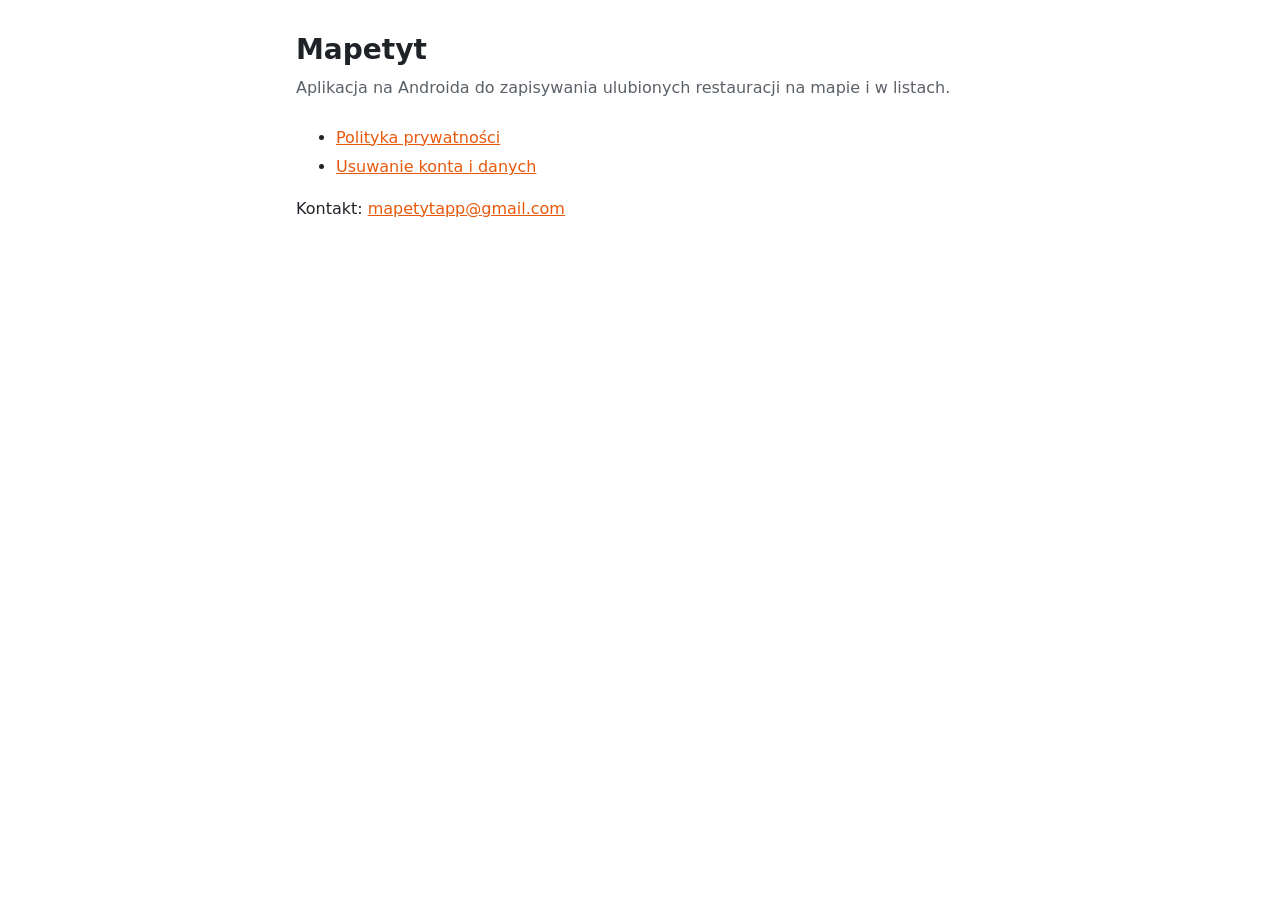
<file: index.html>
<!doctype html>
<html lang="pl">
  <head>
    <meta charset="utf-8" />
    <meta name="viewport" content="width=device-width, initial-scale=1" />
    <title>Mapetyt — informacje prawne</title>
    <link rel="stylesheet" href="style.css" />
  </head>
  <body>
    <main>
      <h1>Mapetyt</h1>
      <p class="meta">Aplikacja na Androida do zapisywania ulubionych restauracji na mapie i w listach.</p>
      <ul>
        <li><a href="polityka-prywatnosci.html">Polityka prywatności</a></li>
        <li><a href="usuwanie-konta.html">Usuwanie konta i danych</a></li>
      </ul>
      <p>Kontakt: <a href="mailto:mapetytapp@gmail.com">mapetytapp@gmail.com</a></p>
    </main>
  </body>
</html>
</file>
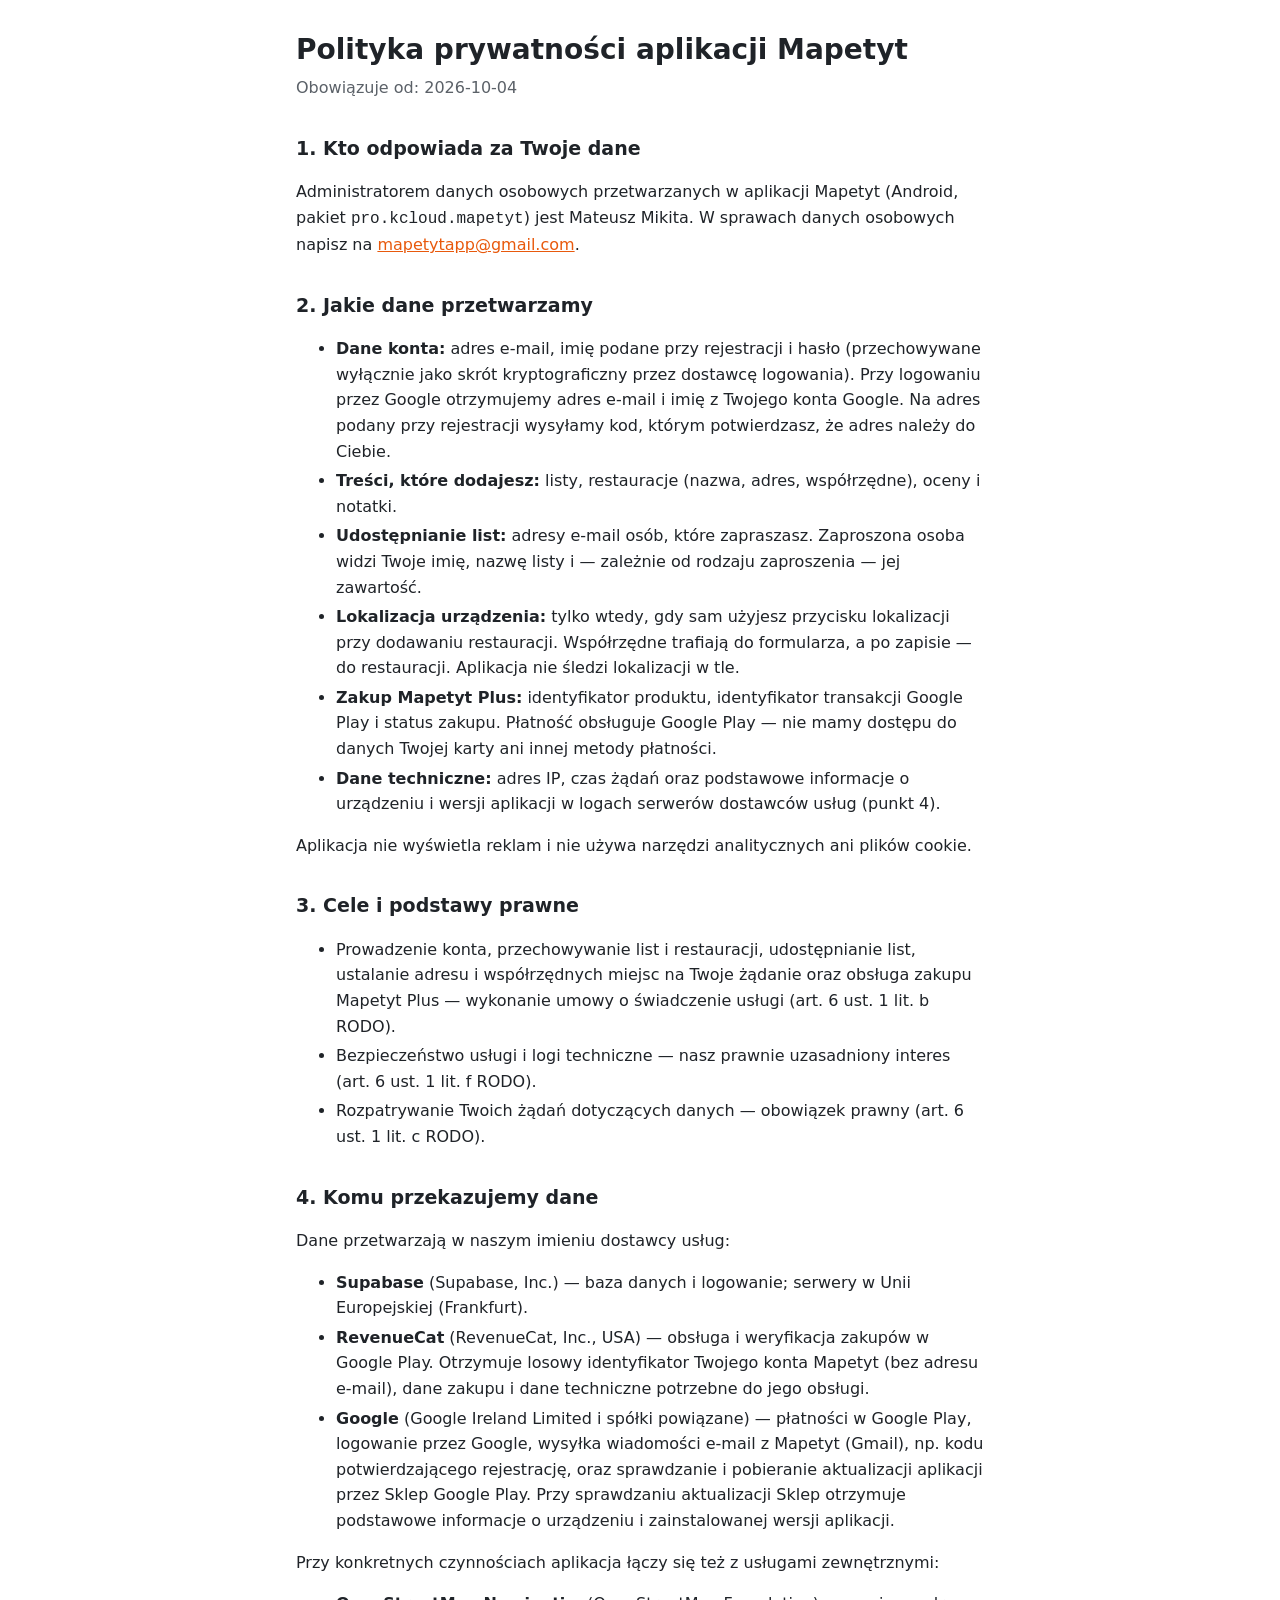
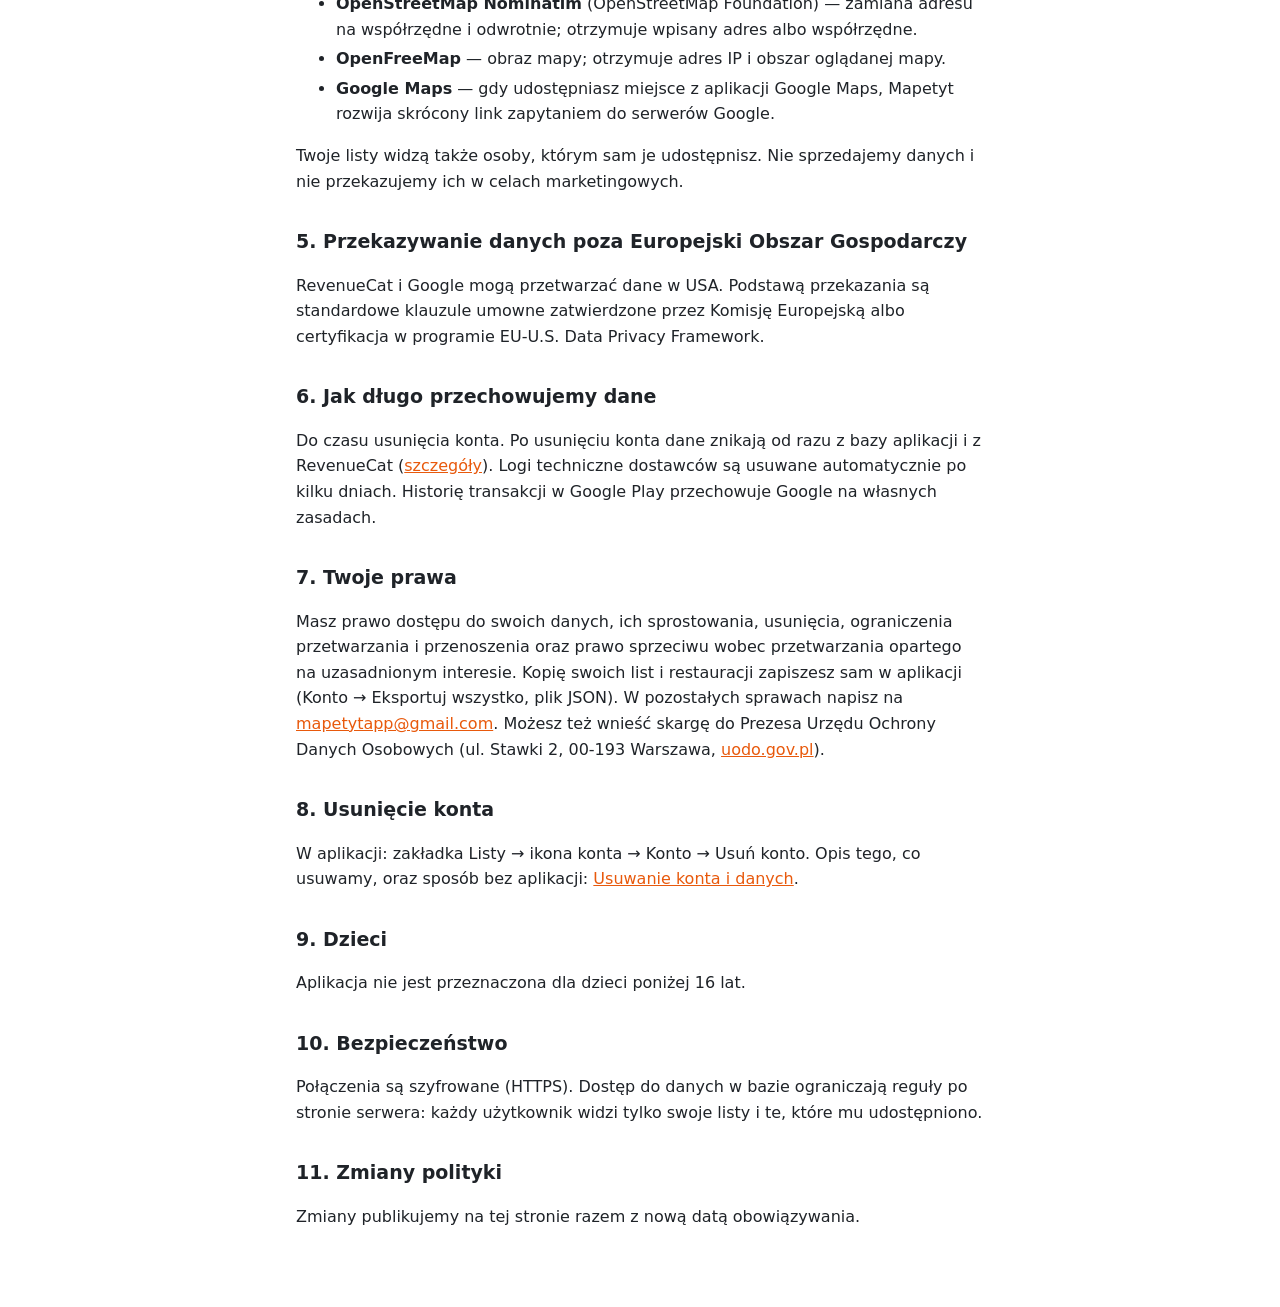
<file: polityka-prywatnosci.html>
<!doctype html>
<html lang="pl">
  <head>
    <meta charset="utf-8" />
    <meta name="viewport" content="width=device-width, initial-scale=1" />
    <title>Polityka prywatności — Mapetyt</title>
    <link rel="stylesheet" href="style.css" />
  </head>
  <body>
    <main>
      <h1>Polityka prywatności aplikacji Mapetyt</h1>
      <p class="meta">Obowiązuje od: 2026-10-04</p>

      <h2>1. Kto odpowiada za Twoje dane</h2>
      <p>
        Administratorem danych osobowych przetwarzanych w aplikacji Mapetyt (Android, pakiet
        <code>pro.kcloud.mapetyt</code>) jest Mateusz Mikita. W sprawach danych osobowych
        napisz na <a href="mailto:mapetytapp@gmail.com">mapetytapp@gmail.com</a>.
      </p>

      <h2>2. Jakie dane przetwarzamy</h2>
      <ul>
        <li>
          <strong>Dane konta:</strong> adres e-mail, imię podane przy rejestracji i hasło
          (przechowywane wyłącznie jako skrót kryptograficzny przez dostawcę logowania). Przy
          logowaniu przez Google otrzymujemy adres e-mail i imię z Twojego konta Google. Na adres
          podany przy rejestracji wysyłamy kod, którym potwierdzasz, że adres należy do Ciebie.
        </li>
        <li>
          <strong>Treści, które dodajesz:</strong> listy, restauracje (nazwa, adres,
          współrzędne), oceny i notatki.
        </li>
        <li>
          <strong>Udostępnianie list:</strong> adresy e-mail osób, które zapraszasz. Zaproszona
          osoba widzi Twoje imię, nazwę listy i — zależnie od rodzaju zaproszenia — jej zawartość.
        </li>
        <li>
          <strong>Lokalizacja urządzenia:</strong> tylko wtedy, gdy sam użyjesz przycisku
          lokalizacji przy dodawaniu restauracji. Współrzędne trafiają do formularza, a po
          zapisie — do restauracji. Aplikacja nie śledzi lokalizacji w tle.
        </li>
        <li>
          <strong>Zakup Mapetyt Plus:</strong> identyfikator produktu, identyfikator transakcji
          Google Play i status zakupu. Płatność obsługuje Google Play — nie mamy dostępu do
          danych Twojej karty ani innej metody płatności.
        </li>
        <li>
          <strong>Dane techniczne:</strong> adres IP, czas żądań oraz podstawowe informacje o
          urządzeniu i wersji aplikacji w logach serwerów dostawców usług (punkt 4).
        </li>
      </ul>
      <p>Aplikacja nie wyświetla reklam i nie używa narzędzi analitycznych ani plików cookie.</p>

      <h2>3. Cele i podstawy prawne</h2>
      <ul>
        <li>
          Prowadzenie konta, przechowywanie list i restauracji, udostępnianie list, ustalanie
          adresu i współrzędnych miejsc na Twoje żądanie oraz obsługa zakupu Mapetyt Plus —
          wykonanie umowy o świadczenie usługi (art. 6 ust. 1 lit. b RODO).
        </li>
        <li>
          Bezpieczeństwo usługi i logi techniczne — nasz prawnie uzasadniony interes (art. 6
          ust. 1 lit. f RODO).
        </li>
        <li>
          Rozpatrywanie Twoich żądań dotyczących danych — obowiązek prawny (art. 6 ust. 1 lit. c
          RODO).
        </li>
      </ul>

      <h2>4. Komu przekazujemy dane</h2>
      <p>Dane przetwarzają w naszym imieniu dostawcy usług:</p>
      <ul>
        <li>
          <strong>Supabase</strong> (Supabase, Inc.) — baza danych i logowanie; serwery w Unii
          Europejskiej (Frankfurt).
        </li>
        <li>
          <strong>RevenueCat</strong> (RevenueCat, Inc., USA) — obsługa i weryfikacja zakupów w
          Google Play. Otrzymuje losowy identyfikator Twojego konta Mapetyt (bez adresu e-mail),
          dane zakupu i dane techniczne potrzebne do jego obsługi.
        </li>
        <li>
          <strong>Google</strong> (Google Ireland Limited i spółki powiązane) — płatności w
          Google Play, logowanie przez Google, wysyłka wiadomości e-mail z Mapetyt (Gmail), np.
          kodu potwierdzającego rejestrację, oraz sprawdzanie i pobieranie aktualizacji aplikacji
          przez Sklep Google Play. Przy sprawdzaniu aktualizacji Sklep otrzymuje podstawowe
          informacje o urządzeniu i zainstalowanej wersji aplikacji.
        </li>
      </ul>
      <p>Przy konkretnych czynnościach aplikacja łączy się też z usługami zewnętrznymi:</p>
      <ul>
        <li>
          <strong>OpenStreetMap Nominatim</strong> (OpenStreetMap Foundation) — zamiana adresu na
          współrzędne i odwrotnie; otrzymuje wpisany adres albo współrzędne.
        </li>
        <li>
          <strong>OpenFreeMap</strong> — obraz mapy; otrzymuje adres IP i obszar oglądanej mapy.
        </li>
        <li>
          <strong>Google Maps</strong> — gdy udostępniasz miejsce z aplikacji Google Maps,
          Mapetyt rozwija skrócony link zapytaniem do serwerów Google.
        </li>
      </ul>
      <p>
        Twoje listy widzą także osoby, którym sam je udostępnisz. Nie sprzedajemy danych i nie
        przekazujemy ich w celach marketingowych.
      </p>

      <h2>5. Przekazywanie danych poza Europejski Obszar Gospodarczy</h2>
      <p>
        RevenueCat i Google mogą przetwarzać dane w USA. Podstawą przekazania są standardowe
        klauzule umowne zatwierdzone przez Komisję Europejską albo certyfikacja w programie
        EU-U.S. Data Privacy Framework.
      </p>

      <h2>6. Jak długo przechowujemy dane</h2>
      <p>
        Do czasu usunięcia konta. Po usunięciu konta dane znikają od razu z bazy aplikacji i z
        RevenueCat (<a href="usuwanie-konta.html">szczegóły</a>). Logi techniczne dostawców są
        usuwane automatycznie po kilku dniach. Historię transakcji w Google Play przechowuje
        Google na własnych zasadach.
      </p>

      <h2>7. Twoje prawa</h2>
      <p>
        Masz prawo dostępu do swoich danych, ich sprostowania, usunięcia, ograniczenia
        przetwarzania i przenoszenia oraz prawo sprzeciwu wobec przetwarzania opartego na
        uzasadnionym interesie. Kopię swoich list i restauracji zapiszesz sam w aplikacji
        (Konto → Eksportuj wszystko, plik JSON). W pozostałych sprawach napisz na
        <a href="mailto:mapetytapp@gmail.com">mapetytapp@gmail.com</a>. Możesz też wnieść skargę do
        Prezesa Urzędu Ochrony Danych Osobowych (ul. Stawki 2, 00-193 Warszawa,
        <a href="https://uodo.gov.pl">uodo.gov.pl</a>).
      </p>

      <h2>8. Usunięcie konta</h2>
      <p>
        W aplikacji: zakładka Listy → ikona konta → Konto → Usuń konto. Opis tego, co usuwamy,
        oraz sposób bez aplikacji: <a href="usuwanie-konta.html">Usuwanie konta i danych</a>.
      </p>

      <h2>9. Dzieci</h2>
      <p>Aplikacja nie jest przeznaczona dla dzieci poniżej 16 lat.</p>

      <h2>10. Bezpieczeństwo</h2>
      <p>
        Połączenia są szyfrowane (HTTPS). Dostęp do danych w bazie ograniczają reguły po stronie
        serwera: każdy użytkownik widzi tylko swoje listy i te, które mu udostępniono.
      </p>

      <h2>11. Zmiany polityki</h2>
      <p>Zmiany publikujemy na tej stronie razem z nową datą obowiązywania.</p>
    </main>
  </body>
</html>
</file>
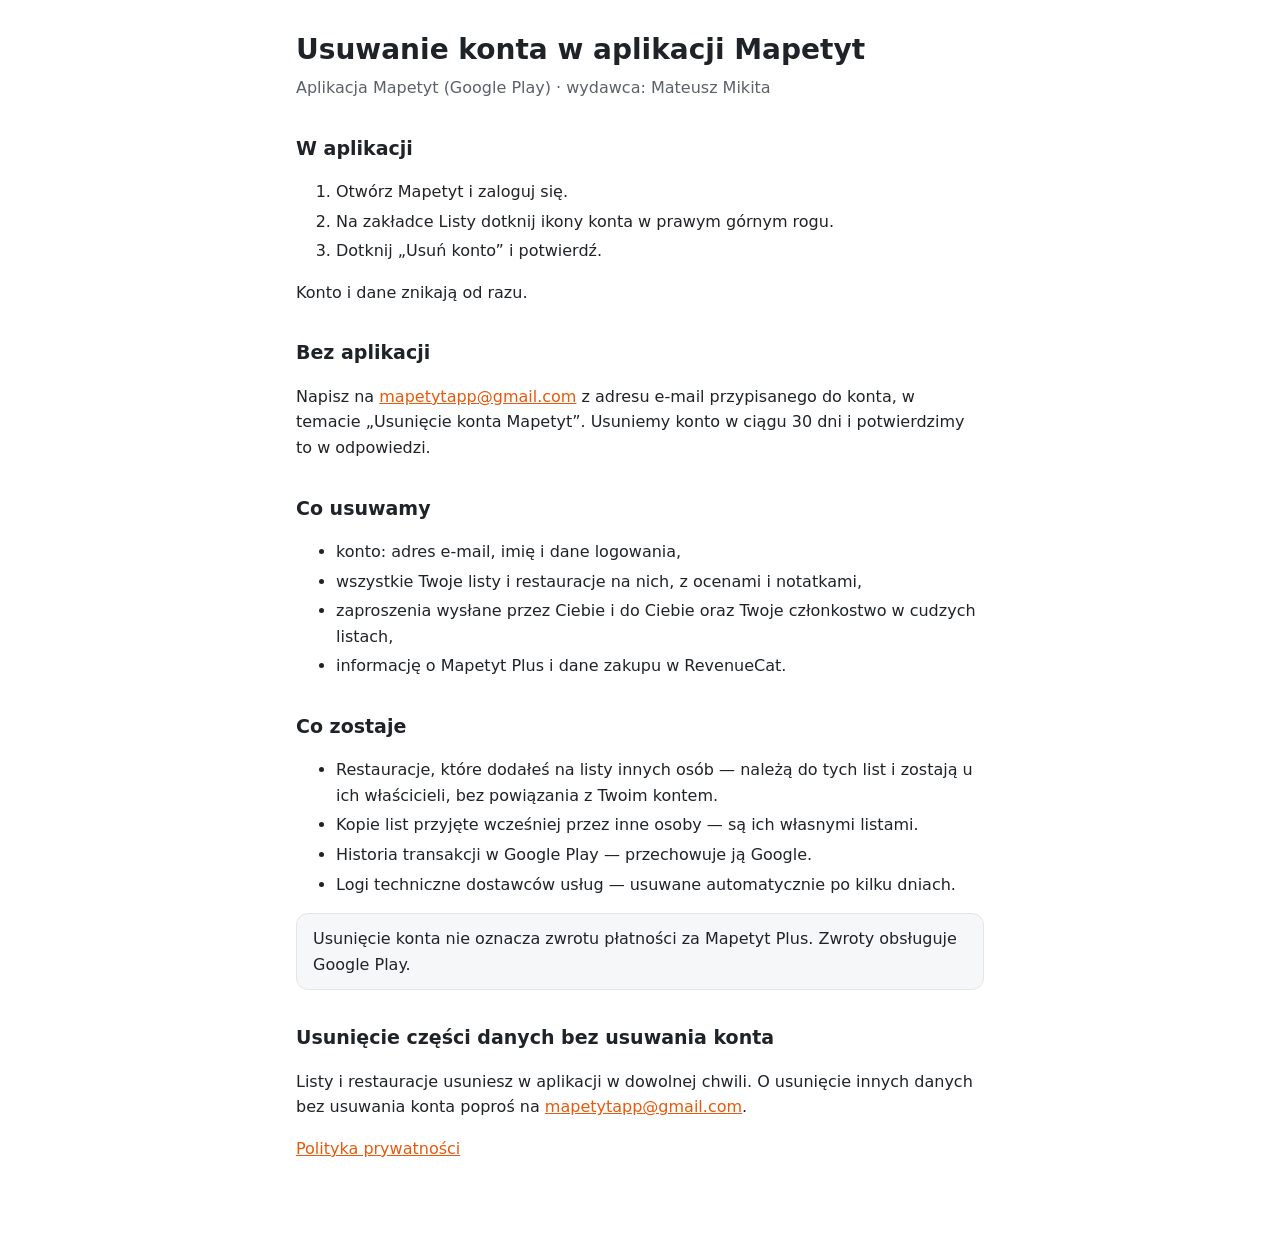
<file: usuwanie-konta.html>
<!doctype html>
<html lang="pl">
  <head>
    <meta charset="utf-8" />
    <meta name="viewport" content="width=device-width, initial-scale=1" />
    <title>Usuwanie konta — Mapetyt</title>
    <link rel="stylesheet" href="style.css" />
  </head>
  <body>
    <main>
      <h1>Usuwanie konta w aplikacji Mapetyt</h1>
      <p class="meta">Aplikacja Mapetyt (Google Play) · wydawca: Mateusz Mikita</p>

      <h2>W aplikacji</h2>
      <ol>
        <li>Otwórz Mapetyt i zaloguj się.</li>
        <li>Na zakładce Listy dotknij ikony konta w prawym górnym rogu.</li>
        <li>Dotknij „Usuń konto” i potwierdź.</li>
      </ol>
      <p>Konto i dane znikają od razu.</p>

      <h2>Bez aplikacji</h2>
      <p>
        Napisz na <a href="mailto:mapetytapp@gmail.com">mapetytapp@gmail.com</a> z adresu e-mail
        przypisanego do konta, w temacie „Usunięcie konta Mapetyt”. Usuniemy konto w ciągu 30 dni
        i potwierdzimy to w odpowiedzi.
      </p>

      <h2>Co usuwamy</h2>
      <ul>
        <li>konto: adres e-mail, imię i dane logowania,</li>
        <li>wszystkie Twoje listy i restauracje na nich, z ocenami i notatkami,</li>
        <li>zaproszenia wysłane przez Ciebie i do Ciebie oraz Twoje członkostwo w cudzych listach,</li>
        <li>informację o Mapetyt Plus i dane zakupu w RevenueCat.</li>
      </ul>

      <h2>Co zostaje</h2>
      <ul>
        <li>
          Restauracje, które dodałeś na listy innych osób — należą do tych list i zostają u ich
          właścicieli, bez powiązania z Twoim kontem.
        </li>
        <li>Kopie list przyjęte wcześniej przez inne osoby — są ich własnymi listami.</li>
        <li>Historia transakcji w Google Play — przechowuje ją Google.</li>
        <li>Logi techniczne dostawców usług — usuwane automatycznie po kilku dniach.</li>
      </ul>
      <p class="box">
        Usunięcie konta nie oznacza zwrotu płatności za Mapetyt Plus. Zwroty obsługuje Google
        Play.
      </p>

      <h2>Usunięcie części danych bez usuwania konta</h2>
      <p>
        Listy i restauracje usuniesz w aplikacji w dowolnej chwili. O usunięcie innych danych
        bez usuwania konta poproś na
        <a href="mailto:mapetytapp@gmail.com">mapetytapp@gmail.com</a>.
      </p>

      <p><a href="polityka-prywatnosci.html">Polityka prywatności</a></p>
    </main>
  </body>
</html>
</file>
<file: style.css>
:root {
  color-scheme: light;
  --text: #1f2328;
  --muted: #5b6168;
  --accent: #e8590c;
  --border: #e3e5e8;
  --surface: #f6f7f8;
}

* {
  box-sizing: border-box;
}

body {
  margin: 0;
  background: #ffffff;
  color: var(--text);
  font: 16px/1.6 system-ui, -apple-system, 'Segoe UI', Roboto, sans-serif;
}

main {
  max-width: 720px;
  margin: 0 auto;
  padding: 32px 16px 64px;
}

h1 {
  font-size: 28px;
  line-height: 1.25;
  margin: 0 0 8px;
}

h2 {
  font-size: 19px;
  margin: 32px 0 8px;
}

.meta {
  color: var(--muted);
  margin: 0 0 24px;
}

a {
  color: var(--accent);
}

li {
  margin: 4px 0;
}

.box {
  background: var(--surface);
  border: 1px solid var(--border);
  border-radius: 12px;
  padding: 12px 16px;
}
</file>
